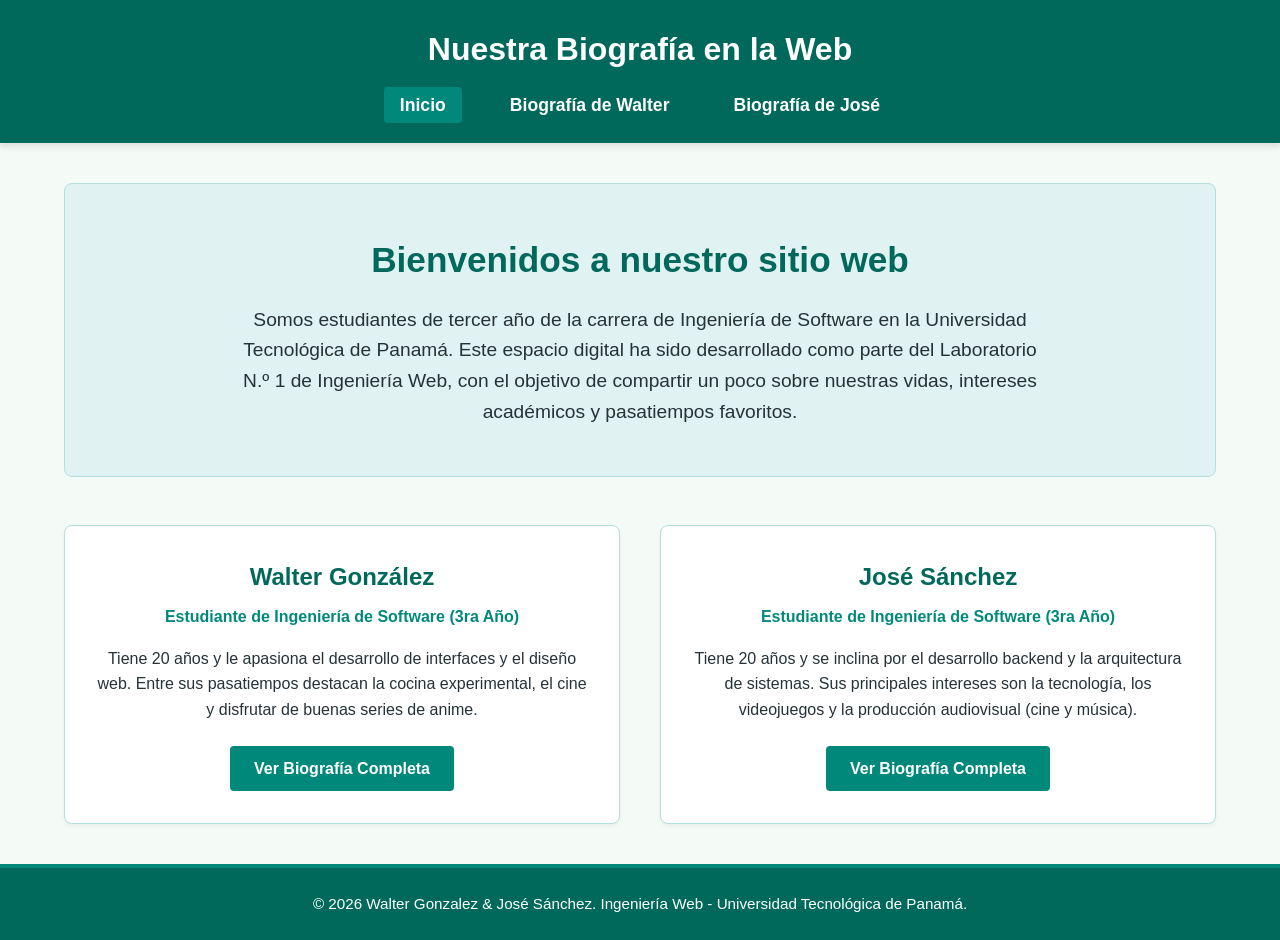
<file: index.html>
<!DOCTYPE html>
<html lang="es">
<head>
  <meta charset="UTF-8">
  <meta name="viewport" content="width=device-width, initial-scale=1.0">
  <title>Nuestra Biografía en la Web - Inicio</title>
  <link rel="stylesheet" href="css/estilos.css">
</head>
<body>


  <header>
    <div class="contenedor">
      <h1>Nuestra Biografía en la Web</h1>
      <nav>
        <ul>
          <li><a href="index.html" class="activo">Inicio</a></li>
          <li><a href="biografia1.html">Biografía de Walter</a></li>
          <li><a href="biografia2.html">Biografía de José</a></li>
        </ul>
      </nav>
    </div>
  </header>

  <main class="contenedor">
    <section class="hero">
      <h2>Bienvenidos a nuestro sitio web</h2>
      <p>Somos estudiantes de tercer año de la carrera de Ingeniería de Software en la Universidad Tecnológica de Panamá. Este espacio digital ha sido desarrollado como parte del Laboratorio N.º 1 de Ingeniería Web, con el objetivo de compartir un poco sobre nuestras vidas, intereses académicos y pasatiempos favoritos.</p>
    </section>

    <!-- Elegimos una sección con tarjetas porque organiza la información de cada integrante de forma simétrica y atractiva -->
    <section>
      <div class="tarjetas-integrantes">
        
        <article class="tarjeta">
          <h3>Walter González</h3>
          <p class="info-carrera">Estudiante de Ingeniería de Software (3ra Año)</p>
          <p>Tiene 20 años y le apasiona el desarrollo de interfaces y el diseño web. Entre sus pasatiempos destacan la cocina experimental, el cine y disfrutar de buenas series de anime.</p>
          <a href="biografia1.html" class="btn-ver-mas">Ver Biografía Completa</a>
        </article>

        <article class="tarjeta">
          <h3>José Sánchez</h3>
          <p class="info-carrera">Estudiante de Ingeniería de Software (3ra Año)</p>
          <p>Tiene 20 años y se inclina por el desarrollo backend y la arquitectura de sistemas. Sus principales intereses son la tecnología, los videojuegos y la producción audiovisual (cine y música).</p>
          <a href="biografia2.html" class="btn-ver-mas">Ver Biografía Completa</a>
        </article>

      </div>
    </section>
  </main>

  <footer>
    <div class="contenedor">
      <p>&copy; 2026 Walter Gonzalez & José Sánchez. Ingeniería Web - Universidad Tecnológica de Panamá.</p>
    </div>
  </footer>

</body>
</html>
</file>
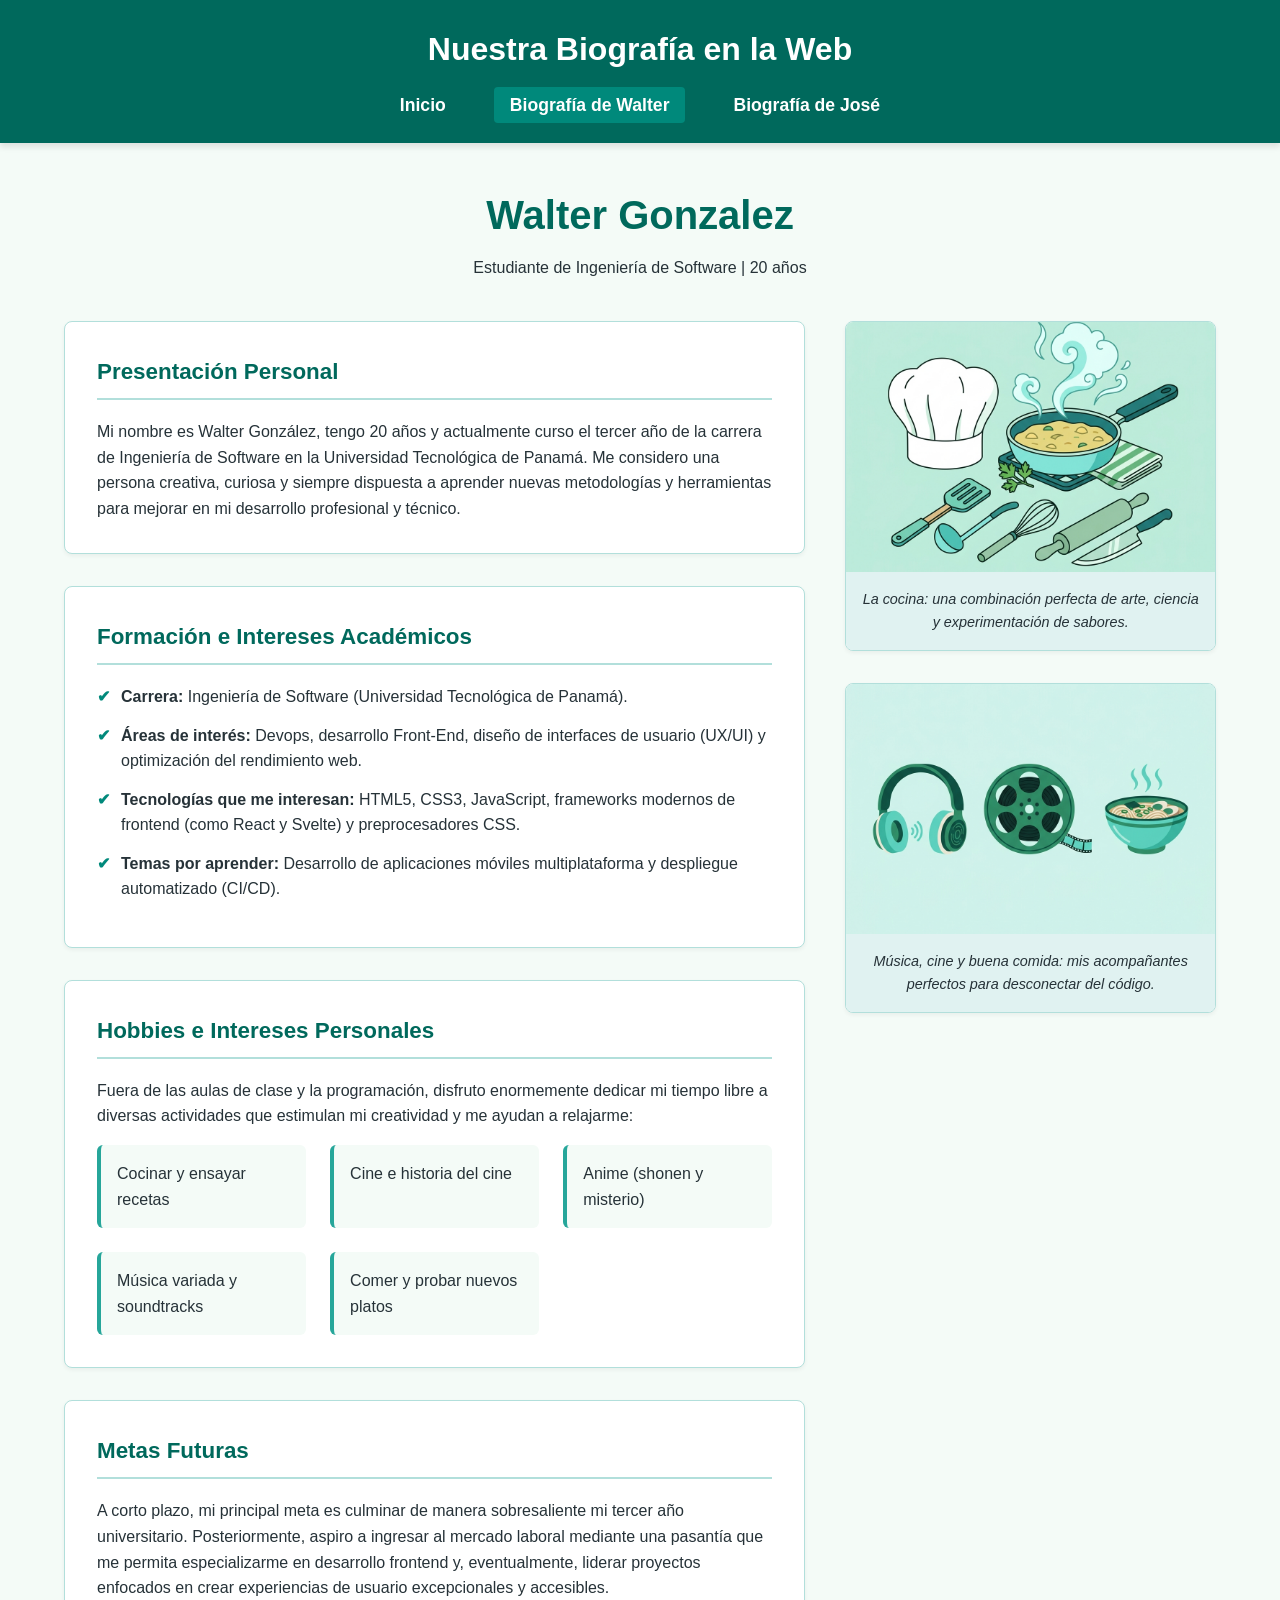
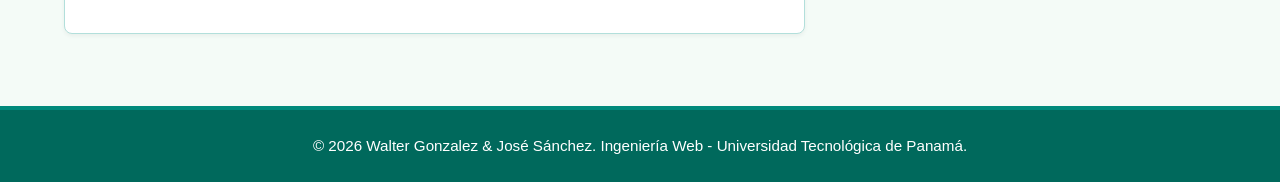
<file: biografia1.html>
<!DOCTYPE html>
<html lang="es">
<head>
  <meta charset="UTF-8">
  <meta name="viewport" content="width=device-width, initial-scale=1.0">
  <title>Biografía de Walter González</title>
  <link rel="stylesheet" href="css/estilos.css">
</head>
<body>

  <header>
    <div class="contenedor">
      <h1>Nuestra Biografía en la Web</h1>
      <nav>
        <ul>
          <li><a href="index.html">Inicio</a></li>
          <li><a href="biografia1.html" class="activo">Biografía de Walter</a></li>
          <li><a href="biografia2.html">Biografía de José</a></li>
        </ul>
      </nav>
    </div>
  </header>

  <main class="contenedor">
    <div class="bio-header">
      <h2>Walter Gonzalez</h2>
      <p>Estudiante de Ingeniería de Software | 20 años</p>
    </div>

    <!-- Elegimos estructurar el contenido en una cuadrícula (grid) lateral porque separa limpiamente la lectura textual de las ilustraciones visuales -->
    <div class="bio-grid">
      
      <div class="bio-contenido-principal">
        
        <section class="seccion-bio">
          <h3>Presentación Personal</h3>
          <p>Mi nombre es Walter González, tengo 20 años y actualmente curso el tercer año de la carrera de Ingeniería de Software en la Universidad Tecnológica de Panamá. Me considero una persona creativa, curiosa y siempre dispuesta a aprender nuevas metodologías y herramientas para mejorar en mi desarrollo profesional y técnico.</p>
        </section>

        <section class="seccion-bio">
          <h3>Formación e Intereses Académicos</h3>
          <ul class="intereses-lista">
            <li><strong>Carrera:</strong> Ingeniería de Software (Universidad Tecnológica de Panamá).</li>
            <li><strong>Áreas de interés:</strong> Devops, desarrollo Front-End, diseño de interfaces de usuario (UX/UI) y optimización del rendimiento web.</li>
            <li><strong>Tecnologías que me interesan:</strong> HTML5, CSS3, JavaScript, frameworks modernos de frontend (como React y Svelte) y preprocesadores CSS.</li>
            <li><strong>Temas por aprender:</strong> Desarrollo de aplicaciones móviles multiplataforma y despliegue automatizado (CI/CD).</li>
          </ul>
        </section>

        <section class="seccion-bio">
          <h3>Hobbies e Intereses Personales</h3>
          <p>Fuera de las aulas de clase y la programación, disfruto enormemente dedicar mi tiempo libre a diversas actividades que estimulan mi creatividad y me ayudan a relajarme:</p>
          
  
          <div class="hobbies-grid">
            <div class="hobbie-item">Cocinar y ensayar recetas</div>
            <div class="hobbie-item">Cine e historia del cine</div>
            <div class="hobbie-item">Anime (shonen y misterio)</div>
            <div class="hobbie-item">Música variada y soundtracks</div>
            <div class="hobbie-item">Comer y probar nuevos platos</div>
          </div>
        </section>

        <section class="seccion-bio">
          <h3>Metas Futuras</h3>
          <p>A corto plazo, mi principal meta es culminar de manera sobresaliente mi tercer año universitario. Posteriormente, aspiro a ingresar al mercado laboral mediante una pasantía que me permita especializarme en desarrollo frontend y, eventualmente, liderar proyectos enfocados en crear experiencias de usuario excepcionales y accesibles.</p>
        </section>

      </div>

      <!-- Elegimos agrupar las imágenes lateralmente en unasidebar porque equilibra la estructura visual entre texto y multimedia -->
      <aside class="bio-sidebar">
        
        <article class="tarjeta-imagen">
          <img src="img/walter_cooking.jpg" alt="Ilustración que representa el interés de Walter en la cocina en tonos verde acua">
          <p>La cocina: una combinación perfecta de arte, ciencia y experimentación de sabores.</p>
        </article>

        <article class="tarjeta-imagen">
          <img src="img/walter_music.jpg" alt="Ilustración que combina auriculares, cine y comida en tonos verdes">
          <p>Música, cine y buena comida: mis acompañantes perfectos para desconectar del código.</p>
        </article>

      </aside>

    </div>
  </main>

  <footer>
    <div class="contenedor">
      <p>&copy; 2026 Walter Gonzalez & José Sánchez. Ingeniería Web - Universidad Tecnológica de Panamá.</p>
    </div>
  </footer>

</body>
</html>
</file>
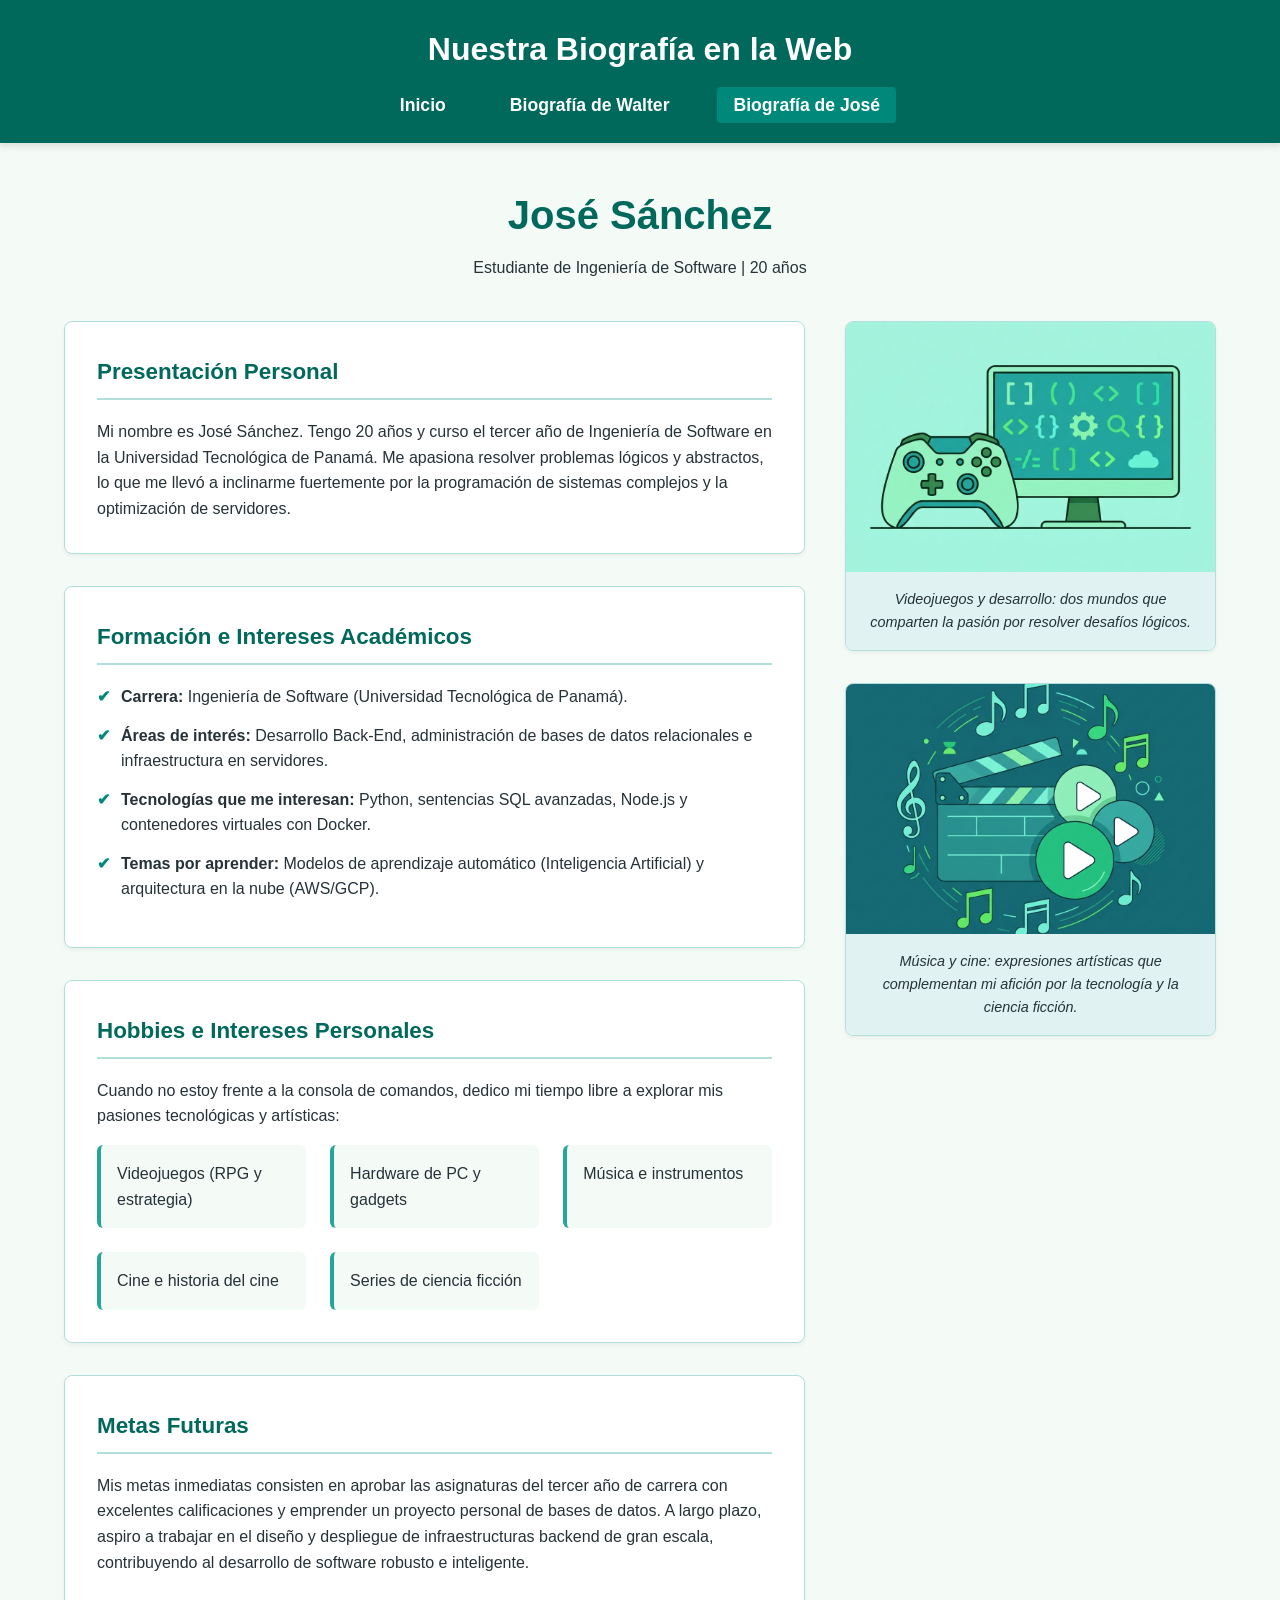
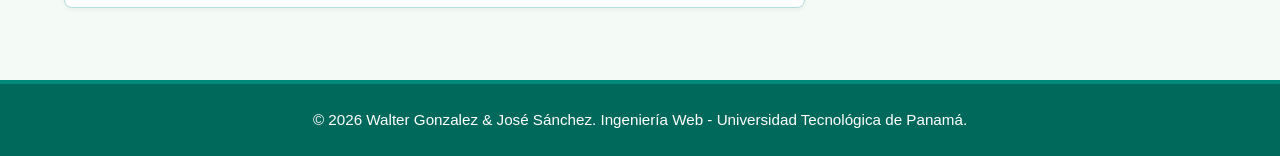
<file: biografia2.html>
<!DOCTYPE html>
<html lang="es">
<head>
  <meta charset="UTF-8">
  <meta name="viewport" content="width=device-width, initial-scale=1.0">
  <title>Biografía de José Sánchez</title>
  <link rel="stylesheet" href="css/estilos.css">
</head>
<body>

  <header>
    <div class="contenedor">
      <h1>Nuestra Biografía en la Web</h1>
      <nav>
        <ul>
          <li><a href="index.html">Inicio</a></li>
          <li><a href="biografia1.html">Biografía de Walter</a></li>
          <li><a href="biografia2.html" class="activo">Biografía de José</a></li>
        </ul>
      </nav>
    </div>
  </header>

  <main class="contenedor">
    <div class="bio-header">
      <h2>José Sánchez</h2>
      <p>Estudiante de Ingeniería de Software | 20 años</p>
    </div>

    <!-- Elegimos estructurar el contenido en una cuadrícula (grid) lateral porque separa de manera equilibrada el texto explicativo y las ilustraciones de pasatiempos -->
    <div class="bio-grid">
      
      <div class="bio-contenido-principal">
        
        <section class="seccion-bio">
          <h3>Presentación Personal</h3>
          <p>Mi nombre es José Sánchez. Tengo 20 años y curso el tercer año de Ingeniería de Software en la Universidad Tecnológica de Panamá. Me apasiona resolver problemas lógicos y abstractos, lo que me llevó a inclinarme fuertemente por la programación de sistemas complejos y la optimización de servidores.</p>
        </section>

        <section class="seccion-bio">
          <h3>Formación e Intereses Académicos</h3>
          <ul class="intereses-lista">
            <li><strong>Carrera:</strong> Ingeniería de Software (Universidad Tecnológica de Panamá).</li>
            <li><strong>Áreas de interés:</strong> Desarrollo Back-End, administración de bases de datos relacionales e infraestructura en servidores.</li>
            <li><strong>Tecnologías que me interesan:</strong> Python, sentencias SQL avanzadas, Node.js y contenedores virtuales con Docker.</li>
            <li><strong>Temas por aprender:</strong> Modelos de aprendizaje automático (Inteligencia Artificial) y arquitectura en la nube (AWS/GCP).</li>
          </ul>
        </section>

        <section class="seccion-bio">
          <h3>Hobbies e Intereses Personales</h3>
          <p>Cuando no estoy frente a la consola de comandos, dedico mi tiempo libre a explorar mis pasiones tecnológicas y artísticas:</p>

          <div class="hobbies-grid">
            <div class="hobbie-item">Videojuegos (RPG y estrategia)</div>
            <div class="hobbie-item">Hardware de PC y gadgets</div>
            <div class="hobbie-item">Música e instrumentos</div>
            <div class="hobbie-item">Cine e historia del cine</div>
            <div class="hobbie-item">Series de ciencia ficción</div>
          </div>
        </section>

        <section class="seccion-bio">
          <h3>Metas Futuras</h3>
          <p>Mis metas inmediatas consisten en aprobar las asignaturas del tercer año de carrera con excelentes calificaciones y emprender un proyecto personal de bases de datos. A largo plazo, aspiro a trabajar en el diseño y despliegue de infraestructuras backend de gran escala, contribuyendo al desarrollo de software robusto e inteligente.</p>
        </section>

      </div>

      <!-- Elegimos agrupar las imágenes lateralmente en una sidebar porque equilibra la estructura visual entre texto y multimedia -->
      <aside class="bio-sidebar">
        
        <article class="tarjeta-imagen">
          <img src="img/jose_gaming.jpg" alt="Ilustración de control de videojuegos y monitor de código en tonos verdes">
          <p>Videojuegos y desarrollo: dos mundos que comparten la pasión por resolver desafíos lógicos.</p>
        </article>

        <article class="tarjeta-imagen">
          <img src="img/jose_media.jpg" alt="Ilustración de claqueta de cine y notas musicales en tonos verde acua">
          <p>Música y cine: expresiones artísticas que complementan mi afición por la tecnología y la ciencia ficción.</p>
        </article>

      </aside>

    </div>
  </main>

  <footer>
    <div class="contenedor">
      <p>&copy; 2026 Walter Gonzalez & José Sánchez. Ingeniería Web - Universidad Tecnológica de Panamá.</p>
    </div>
  </footer>

</body>
</html>
</file>
<file: css/estilos.css>
/* Elegimos variables CSS para la paleta de colores porque facilita mantener la consistencia del diseño verde y acua en todas las páginas */
:root {
  --color-principal: #00695c;
  --color-secundario: #00897b;
  --color-acento: #26a69a;
  --color-fondo-primario: #f4fbf7;
  --color-fondo-secundario: #e0f2f1;
  --color-texto: #263238;
  --color-blanco: #ffffff;
  --color-borde: #b2dfdb;
  --fuente-principal: 'Segoe UI', Tahoma, Geneva, Verdana, sans-serif;
}


* {
  margin: 0;
  padding: 0;
  box-sizing: border-box;
}

body {
  font-family: var(--fuente-principal);
  background-color: var(--color-fondo-primario);
  color: var(--color-texto);
  line-height: 1.6;
  min-height: 100vh;
  display: flex;
  flex-direction: column;
}

/* Elegimos un contenedor centralizado con max-width porque mejora la legibilidad en pantallas ultra anchas */
.contenedor {
  width: 90%;
  max-width: 1200px;
  margin: 0 auto;
}

/* Header y Navegación */
header {
  background-color: var(--color-principal);
  color: var(--color-blanco);
  padding: 1.5rem 0;
  box-shadow: 0 4px 6px rgba(0, 0, 0, 0.1);
}

header h1 {
  text-align: center;
  font-size: 2rem;
  margin-bottom: 1rem;
}

/* Elegimos una navegación horizontal semántica porque simplifica el recorrido del usuario por las tres secciones principales */
nav ul {
  display: flex;
  justify-content: center;
  list-style: none;
  gap: 2rem;
}

nav a {
  color: var(--color-blanco);
  text-decoration: none;
  font-weight: 600;
  font-size: 1.1rem;
  padding: 0.5rem 1rem;
  border-radius: 4px;
  transition: background-color 0.3s ease;
}

/* Elegimos un efecto hover para los enlaces del menú porque da feedback visual inmediato al usuario sobre qué enlace está activo */
nav a:hover, nav a.activo {
  background-color: var(--color-secundario);
}

/* Área Principal */
main {
  flex: 1;
  padding: 2.5rem 0;
}

/* Estilos de la Página de Inicio (index.html) */
.hero {
  text-align: center;
  background-color: var(--color-fondo-secundario);
  padding: 3rem 2rem;
  border-radius: 8px;
  border: 1px solid var(--color-borde);
  margin-bottom: 3rem;
}

.hero h2 {
  color: var(--color-principal);
  margin-bottom: 1rem;
  font-size: 2.2rem;
}

.hero p {
  font-size: 1.2rem;
  max-width: 800px;
  margin: 0 auto;
}

/* Elegimos un sistema de Grid para las tarjetas de presentación porque distribuye a los dos integrantes simétricamente */
.tarjetas-integrantes {
  display: grid;
  grid-template-columns: repeat(auto-fit, minmax(300px, 1fr));
  gap: 2.5rem;
  margin-top: 2rem;
}

.tarjeta {
  background-color: var(--color-blanco);
  padding: 2rem;
  border-radius: 8px;
  border: 1px solid var(--color-borde);
  box-shadow: 0 2px 4px rgba(0, 0, 0, 0.05);
  text-align: center;
  transition: transform 0.3s ease, box-shadow 0.3s ease;
}

/* Elegimos añadir transición transform en hover porque hace que las tarjetas se sientan más interactivas */
.tarjeta:hover {
  transform: translateY(-5px);
  box-shadow: 0 6px 12px rgba(0, 105, 92, 0.15);
}

.tarjeta h3 {
  color: var(--color-principal);
  font-size: 1.5rem;
  margin-bottom: 0.5rem;
}

.tarjeta .info-carrera {
  font-weight: 600;
  color: var(--color-secundario);
  margin-bottom: 1rem;
}

.tarjeta p {
  margin-bottom: 1.5rem;
}

/* Elegimos un botón con fondo verde acua para los llamados a la acción porque resalta visualmente contra el texto */
.btn-ver-mas {
  display: inline-block;
  background-color: var(--color-secundario);
  color: var(--color-blanco);
  padding: 0.6rem 1.5rem;
  text-decoration: none;
  font-weight: bold;
  border-radius: 4px;
  transition: background-color 0.3s ease;
}

.btn-ver-mas:hover {
  background-color: var(--color-principal);
}

/* Estilos de las Biografías (biografia1.html y biografia2.html) */
.bio-header {
  text-align: center;
  margin-bottom: 2.5rem;
}

.bio-header h2 {
  color: var(--color-principal);
  font-size: 2.5rem;
  margin-bottom: 0.5rem;
}

.bio-grid {
  display: grid;
  grid-template-columns: 2fr 1fr;
  gap: 2.5rem;
  align-items: start;
}

@media (max-width: 900px) {
  /* Elegimos cambiar a una sola columna en pantallas medianas porque los textos e imágenes se amontonarían */
  .bio-grid {
    grid-template-columns: 1fr;
  }
}

.seccion-bio {
  background-color: var(--color-blanco);
  padding: 2rem;
  border-radius: 8px;
  border: 1px solid var(--color-borde);
  margin-bottom: 2rem;
  box-shadow: 0 2px 4px rgba(0, 0, 0, 0.05);
}

.seccion-bio h3 {
  color: var(--color-principal);
  border-bottom: 2px solid var(--color-borde);
  padding-bottom: 0.5rem;
  margin-bottom: 1.2rem;
  font-size: 1.4rem;
}

.intereses-lista {
  list-style-type: none;
}

.intereses-lista li {
  margin-bottom: 0.8rem;
  position: relative;
  padding-left: 1.5rem;
}


.intereses-lista li::before {
  content: "✔";
  position: absolute;
  left: 0;
  color: var(--color-secundario);
  font-weight: bold;
}

.hobbies-grid {
  display: grid;
  grid-template-columns: repeat(auto-fit, minmax(200px, 1fr));
  gap: 1.5rem;
  margin-top: 1rem;
}

.hobbie-item {
  background-color: var(--color-fondo-primario);
  padding: 1rem;
  border-radius: 6px;
  border-left: 4px solid var(--color-acento);
  font-weight: 500;
}

/* Elegimos agrupar las imágenes lateralmente en una sidebar porque equilibra la estructura visual entre texto y multimedia */
.bio-sidebar {
  display: flex;
  flex-direction: column;
  gap: 2rem;
}

.tarjeta-imagen {
  background-color: var(--color-blanco);
  border: 1px solid var(--color-borde);
  border-radius: 8px;
  overflow: hidden;
  box-shadow: 0 2px 4px rgba(0, 0, 0, 0.05);
}

.tarjeta-imagen img {
  width: 100%;
  height: 250px;
  object-fit: cover;
  display: block;
}

.tarjeta-imagen p {
  padding: 1rem;
  font-size: 0.9rem;
  text-align: center;
  color: var(--color-texto);
  background-color: var(--color-fondo-secundario);
  font-style: italic;
}

/* Footer */
footer {
  background-color: var(--color-principal);
  color: var(--color-blanco);
  text-align: center;
  padding: 1.5rem 0;
  margin-top: auto;
  border-top: 4px solid var(--color-secundario);
}

footer p {
  font-size: 0.95rem;
}
</file>
